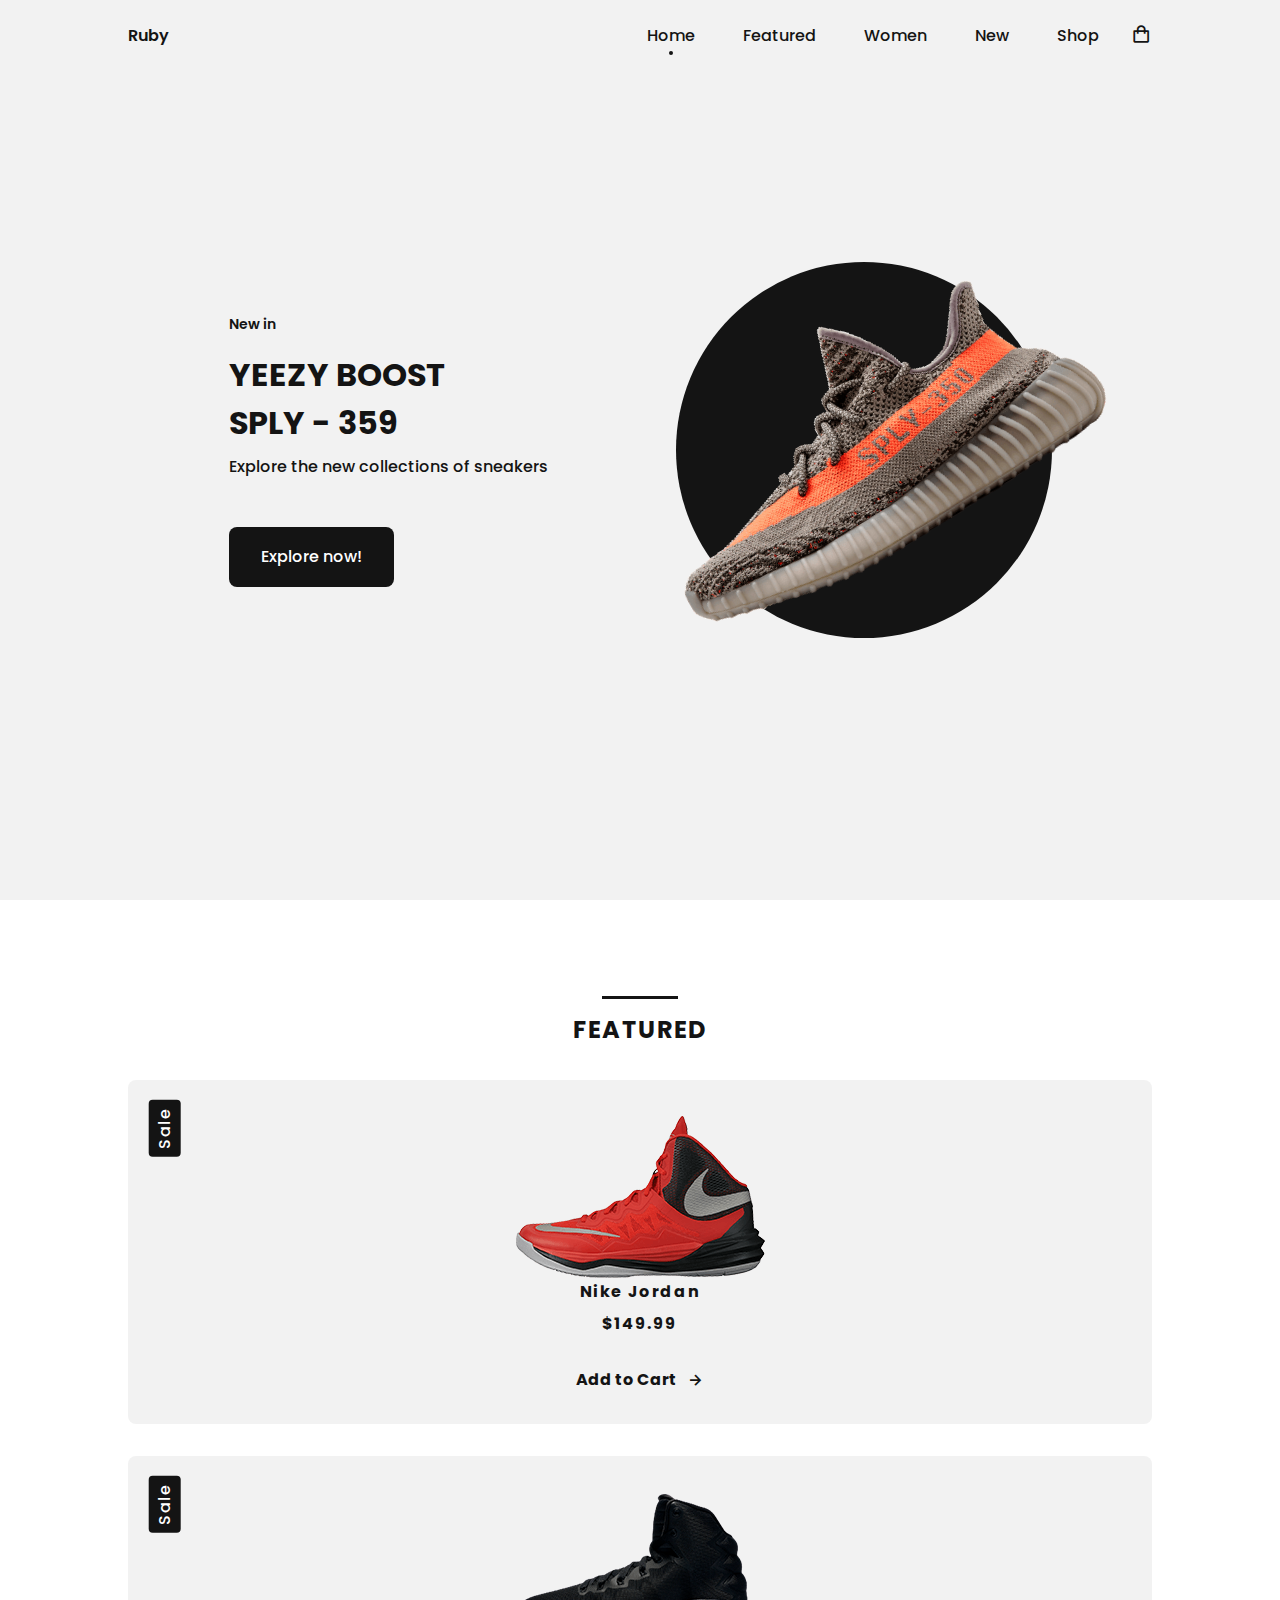
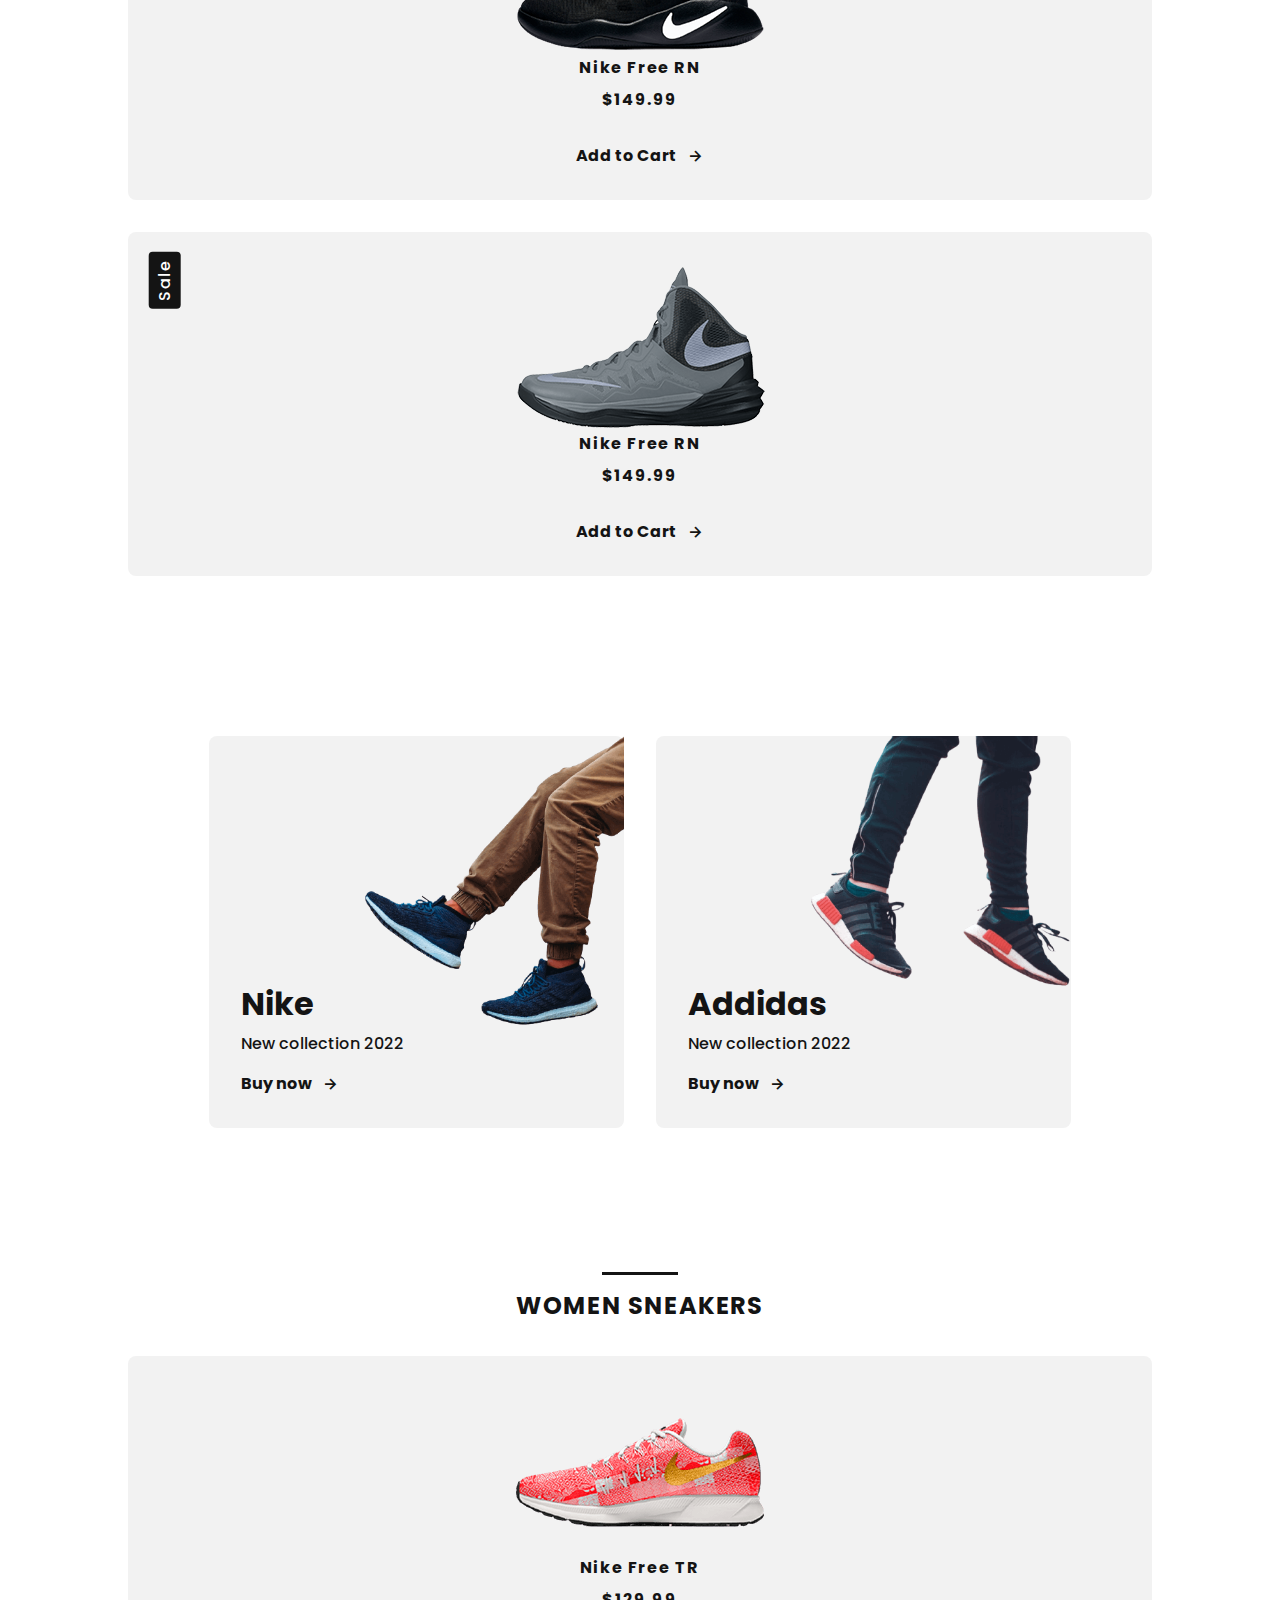
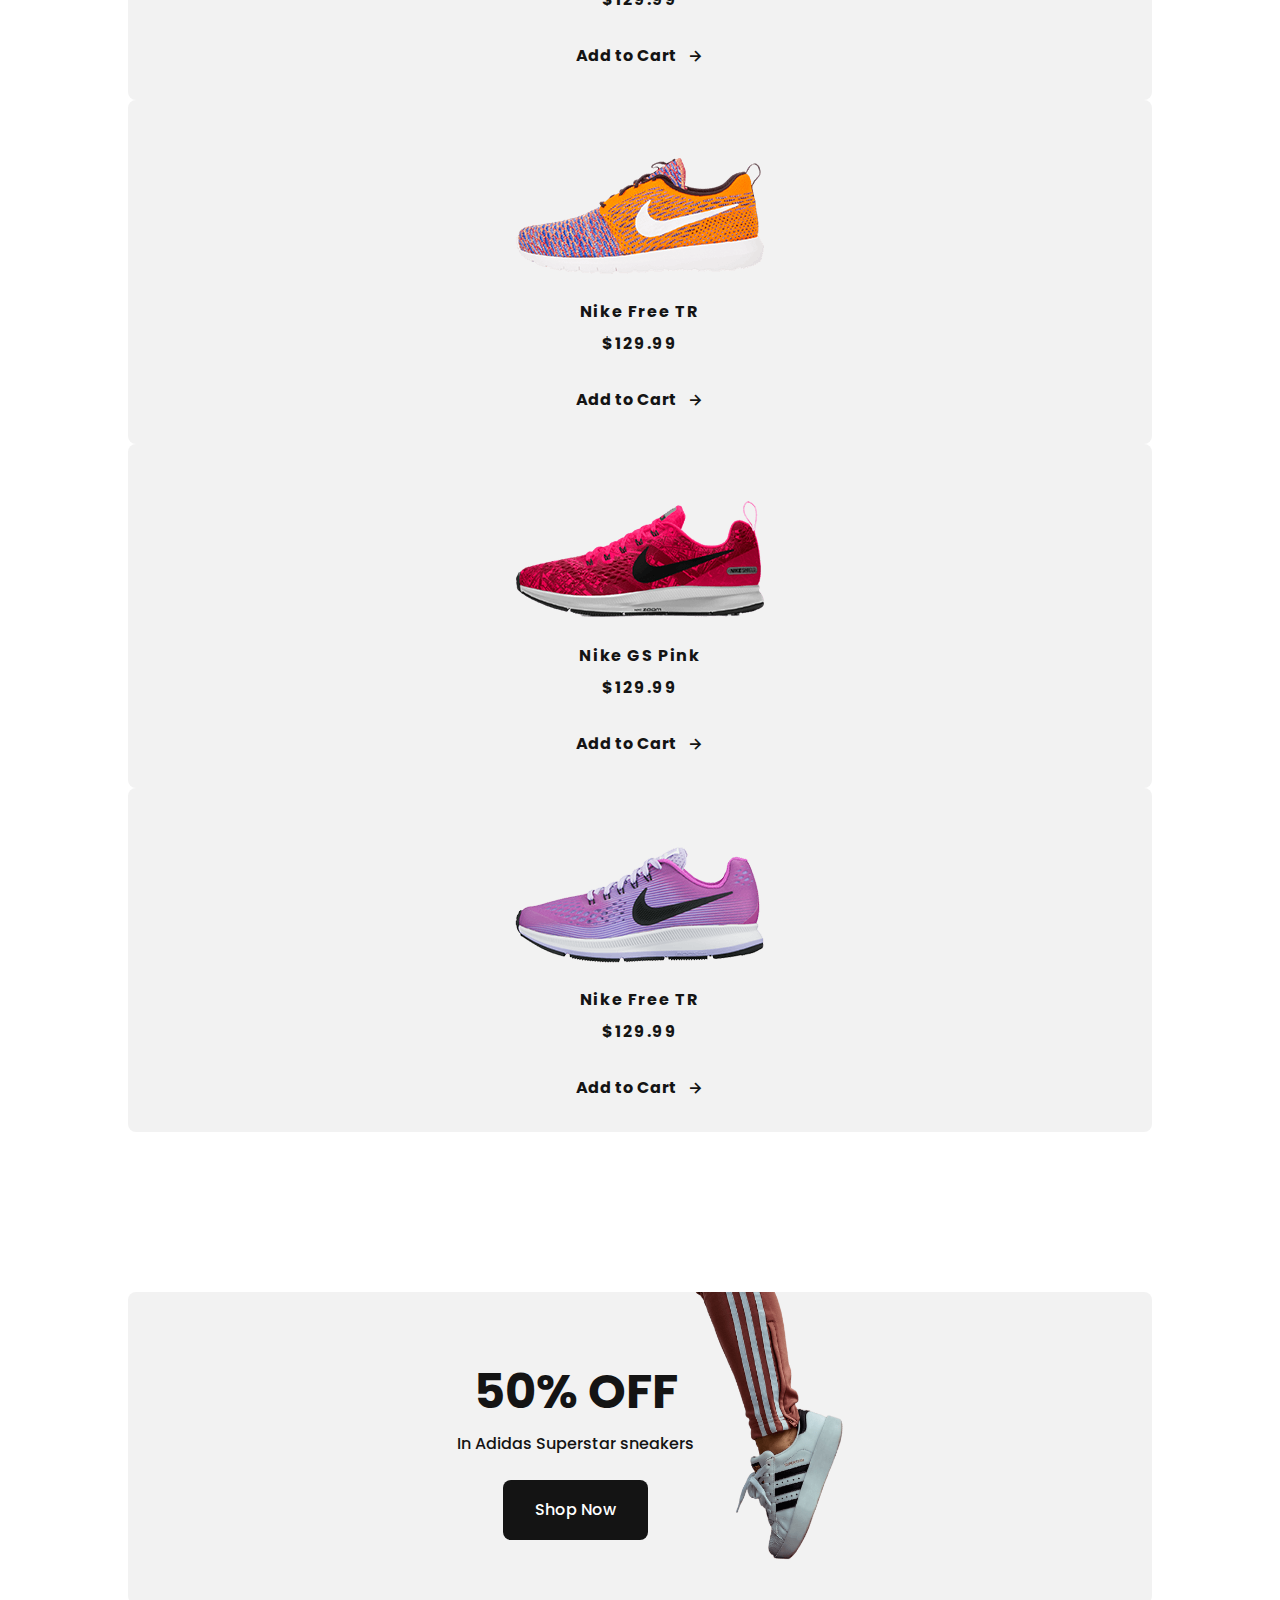
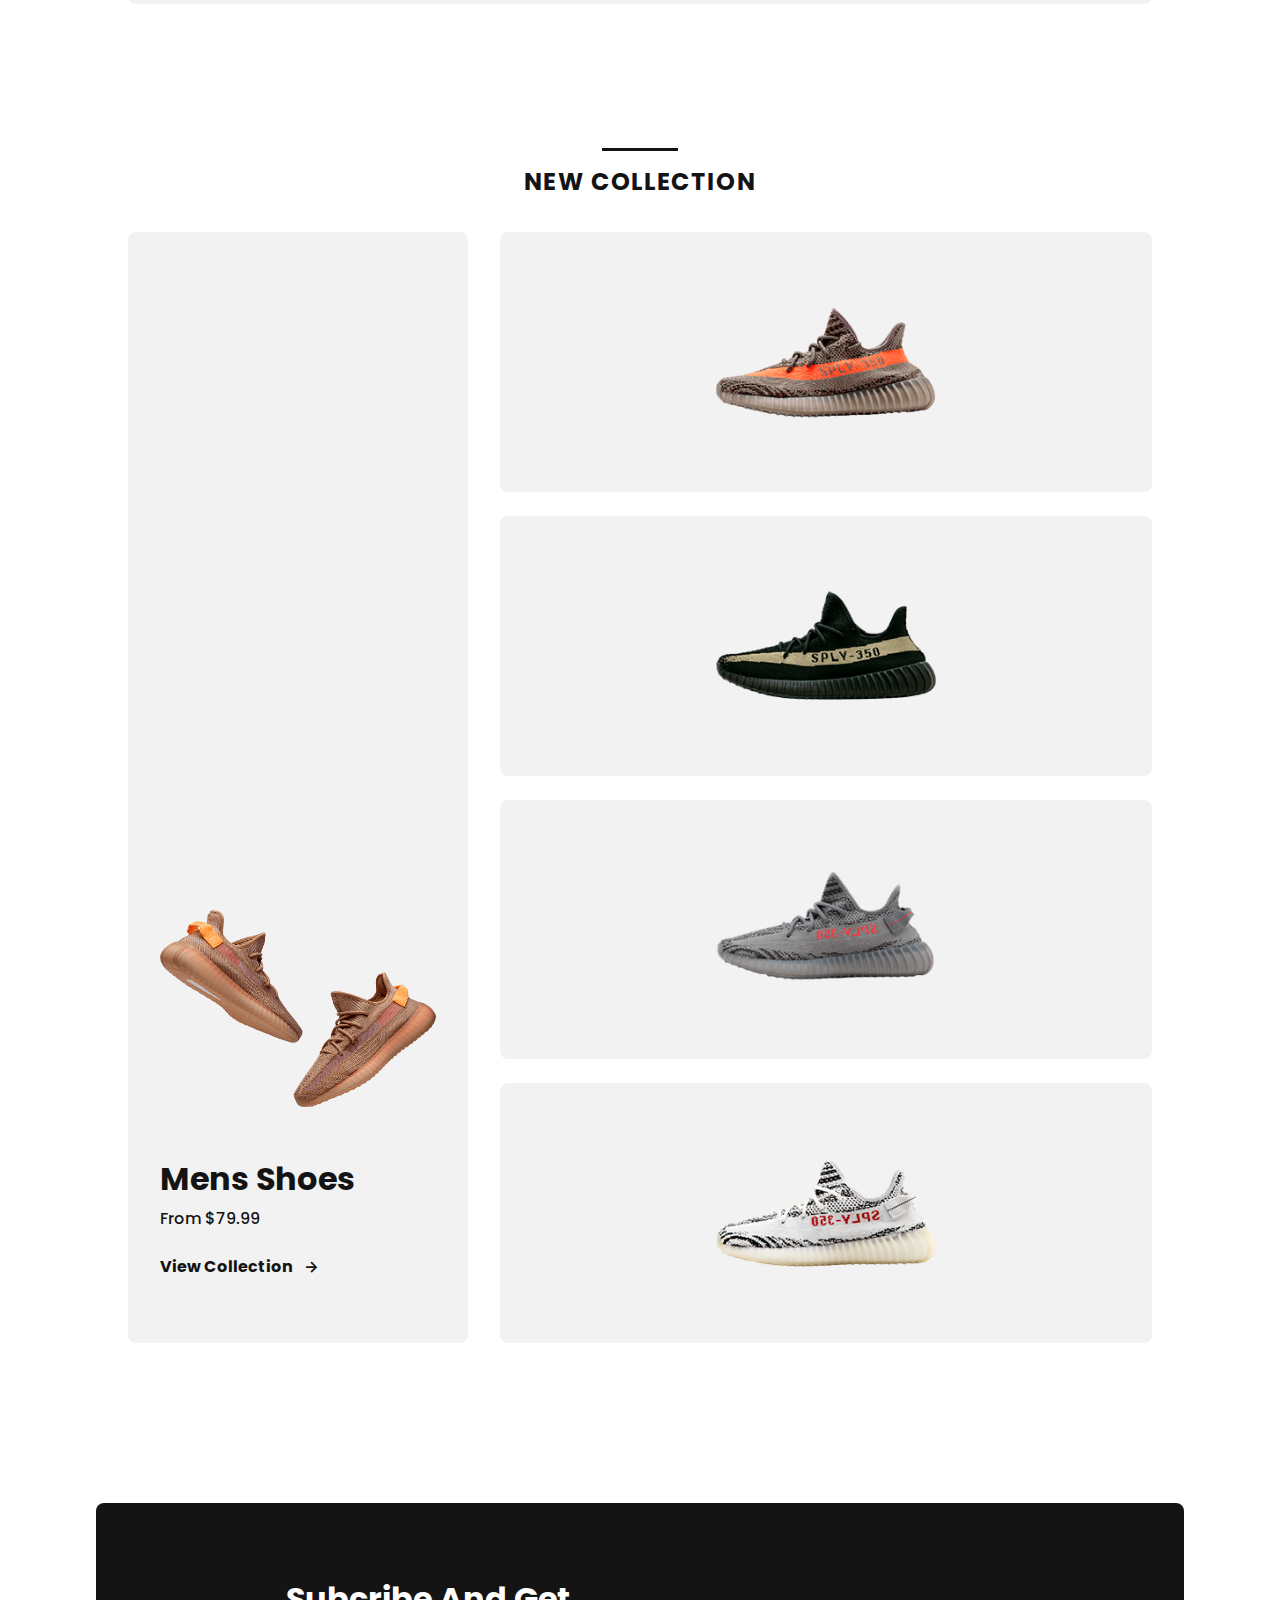
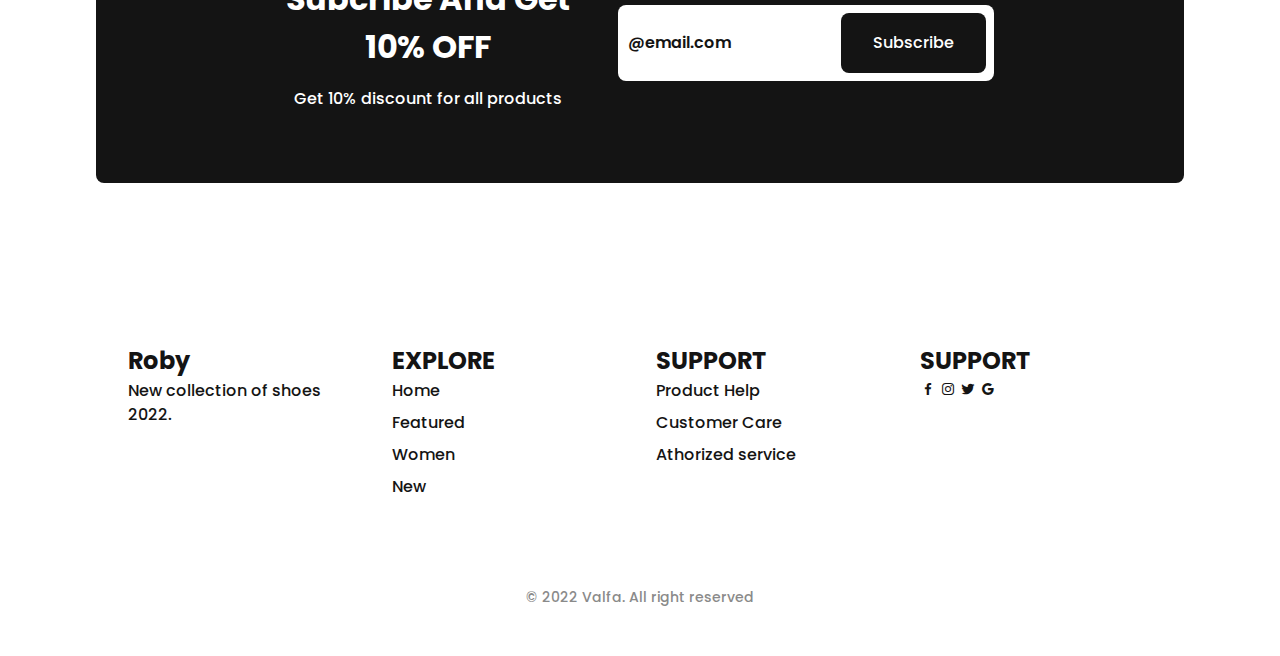
<file: index.html>
<!DOCTYPE html>
<html lang="en">

<head>
    <meta charset="UTF-8">
    <meta name="viewport" content="width=device-width, initial-scale=1.0">

    <!-- ===== CSS ===== -->
    <link rel="stylesheet" href="assets/css/styles.css">

    <!-- ===== BOX ICONS ===== -->
    <link href='https://unpkg.com/boxicons@2.1.2/css/boxicons.min.css' rel='stylesheet'>


    <title>Responsive Ecommerce Website Sneakers</title>

</head>

<body>

    <!--===== HEADER =====-->
    <header class="l-header" id="header">
        <nav class="nav bd-grid">
            <div class="nav__toggle" id="nav-toggle">
                <i class='bx bxs-grid'></i>
            </div>

            <a href="#" class="nav__logo">Ruby</a>

            <div class="nav__menu" id="nav-menu">
                <ul class="nav__list">
                    <li class="nav__item"><a href="#home" class="nav__link active">Home</a></li>
                    <li class="nav__item"><a href="#featured" class="nav__link">Featured</a></li>
                    <li class="nav__item"><a href="#women" class="nav__link">Women</a></li>
                    <li class="nav__item"><a href="#new" class="nav__link">New</a></li>
                    <li class="nav__item"><a href="./shop.html" class="nav__link">Shop</a></li>
                </ul>
            </div>

            <div class="nav__shop">
                <i class='bx bx-shopping-bag'></i>
            </div>
        </nav>
    </header>

    <main class="l-main">
        <!--===== HOME =====-->
        <section class="home" id="home">
            <div class="home__container bd-grid">
                <div class="home__sneaker">
                    <div class="home__shape">
                        <img src="assets/img/imghome.png" alt="imgimage" class="home__img">
                    </div>
                </div>

                <div class="home__data">
                    <span class="home__new">New in</span>
                    <h1 class="home__title">YEEZY BOOST <br> SPLY - 359</h1>
                    <p class="home__description">Explore the new collections of sneakers</p>
                    <a href="#" class="button">Explore now!</a>
                </div>
            </div>
        </section>

        <!--===== FEATURED =====-->

        <section class="featured section" id="featured">
            <h2 class="section-title">FEATURED</h2>
            <div class="featured__container bd-grid">
                <article class="sneaker">
                    <div class="sneaker__sale">Sale</div>
                    <img src="assets/img/featured1.png" alt="" class="sneaker__img">
                    <span class="sneaker__name">Nike Jordan</span>
                    <span class="sneaker__preci">$149.99</span>
                    <a href="" class="button-light">Add to Cart <i class='bx bx-right-arrow-alt button-icon'></i></a>
                </article>

                <article class="sneaker">
                    <div class="sneaker__sale">Sale</div>
                    <img src="assets/img/featured2.png" alt="" class="sneaker__img">
                    <span class="sneaker__name">Nike Free RN</span>
                    <span class="sneaker__preci">$149.99</span>
                    <a href="" class="button-light">Add to Cart <i class='bx bx-right-arrow-alt button-icon'></i></a>
                </article>

                <article class="sneaker">
                    <div class="sneaker__sale">Sale</div>
                    <img src="assets/img/featured3.png" alt="" class="sneaker__img">
                    <span class="sneaker__name">Nike Free RN</span>
                    <span class="sneaker__preci">$149.99</span>
                    <a href="" class="button-light">Add to Cart <i class='bx bx-right-arrow-alt button-icon'></i></a>
                </article>
            </div>
        </section>
        <!--===== COLLECTION =====-->
        <section class="collection section">
            <div class="collection__container bd-grid">
                <div class="collection__card">
                    <div class="collection__data">
                        <h3 class="collection__name">Nike</h3>
                        <p class="collection__description">New collection 2022</p>
                        <a href="#" class="button-light">Buy now <i class='bx bx-right-arrow-alt button-icon'></i></a>

                    </div>
                    <img src="assets/img/collection1.png" alt="" class="collection__img">
                </div>

                <div class="collection__card">
                    <div class="collection__data">
                        <h3 class="collection__name">Addidas</h3>
                        <p class="collection__description">New collection 2022</p>
                        <a href="#" class="button-light">Buy now <i class='bx bx-right-arrow-alt button-icon'></i></a>

                    </div>
                    <img src="assets/img/collection2.png" alt="" class="collection__img">
                </div>
            </div>
        </section>

        <!--===== WOMEN SNEAKERS =====-->

        <section class="women section" id="women">
            <h2 class="section-title">WOMEN SNEAKERS</h2>

            <div class="women__container bd-grid">
                <article class="sneaker">
                    <img src="assets/img/women1.png" alt="" class="sneaker__img">
                    <span class="sneaker__name">Nike Free TR</span>
                    <span class="sneaker__preci">$129.99</span>
                    <a href="" class="button-light">Add to Cart <i class='bx bx-right-arrow-alt button-icon'></i></a>
                </article>

                <article class="sneaker">
                    <img src="assets/img/women2.png" alt="" class="sneaker__img">
                    <span class="sneaker__name">Nike Free TR</span>
                    <span class="sneaker__preci">$129.99</span>
                    <a href="" class="button-light">Add to Cart <i class='bx bx-right-arrow-alt button-icon'></i></a>
                </article>

                <article class="sneaker">
                    <img src="assets/img/women3.png" alt="" class="sneaker__img">
                    <span class="sneaker__name">Nike GS Pink</span>
                    <span class="sneaker__preci">$129.99</span>
                    <a href="" class="button-light">Add to Cart <i class='bx bx-right-arrow-alt button-icon'></i></a>
                </article>

                <article class="sneaker">
                    <img src="assets/img/women4.png" alt="" class="sneaker__img">
                    <span class="sneaker__name">Nike Free TR</span>
                    <span class="sneaker__preci">$129.99</span>
                    <a href="" class="button-light">Add to Cart <i class='bx bx-right-arrow-alt button-icon'></i></a>
                </article>

            </div>
        </section>
        <!--===== OFFER =====-->

        <section class="offer section">
            <div class="offer__container bd-grid">
                <div class="offer__data">
                    <h3 class="offer__title">50% OFF</h3>
                    <p class="offer__description">In Adidas Superstar sneakers</p>
                    <a href="#" class="button">Shop Now</a>
                </div>

                <img src="assets/img/offert.png" alt="imgofert" class="offer__img">
            </div>
        </section>

        <!--===== NEW COLLECTION =====-->
        <section class="new section" id="new">
            <h2 class="section-title">NEW COLLECTION</h2>

            <div class="new__container bd-grid">
                <div class="new__mens">
                    <img src="assets/img/new1.png" alt="imagenew" class="new__mens-img">
                    <h3 class="new__title">Mens Shoes</h3>
                    <span class="new__preci">From $79.99</span>
                    <a href="#" class="button-light">View Collection <i
                            class='bx bx-right-arrow-alt button-icon'></i></a>
                </div>

                <div class="new__sneaker">
                    <div class="new__sneaker-card">
                        <img src="assets/img/new2.png" alt="" class="new__sneaker-img">
                        <div class="new__sneaker-overlay">
                            <a href="#" class="button">Add to Cart</a>
                        </div>
                    </div>

                    <div class="new__sneaker-card">
                        <img src="assets/img/new3.png" alt="" class="new__sneaker-img">
                        <div class="new__sneaker-overlay">
                            <a href="#" class="button">Add to Cart</a>
                        </div>
                    </div>

                    <div class="new__sneaker-card">
                        <img src="assets/img/new4.png" alt="" class="new__sneaker-img">
                        <div class="new__sneaker-overlay">
                            <a href="#" class="button">Add to Cart</a>
                        </div>
                    </div>

                    <div class="new__sneaker-card">
                        <img src="assets/img/new5.png" alt="" class="new__sneaker-img">
                        <div class="new__sneaker-overlay">
                            <a href="#" class="button">Add to Cart</a>
                        </div>
                    </div>
                </div>
            </div>
        </section>

        <!--===== NEWSLETTER =====-->
        <section class="newsletter section">
            <div class="newsletter__container bd-grid">
                <div>
                    <h3 class="newsletter__title">Subcribe And Get <br> 10% OFF</h3>
                    <p class="newsletter__description">Get 10% discount for all products</p>
                </div>

                <form action="" class="newsletter__subscribe">
                    <input type="text" placeholder="@email.com" class="newsletter__input">
                    <a href="#" class="button">Subscribe</a>
                </form>
            </div>
        </section>
    </main>

    <!--===== FOOTER =====-->
    <footer class="footer section">
        <div class="footer__container bd-grid">
            <div class="footer__box">
                <h3 class="footer__title">Roby</h3>
                <p class="footer__description">New collection of shoes 2022.</p>
            </div>

            <div class="footer__box">
                <h3 class="footer__title">EXPLORE</h3>
                <ul>
                    <li><a href="#home" class="footer__link">Home</a></li>
                    <li><a href="#featured" class="footer__link">Featured</a></li>
                    <li><a href="#women" class="footer__link">Women</a></li>
                    <li><a href="#new" class="footer__link">New</a></li>
                </ul>
            </div>

            <div class="footer__box">
                <h3 class="footer__title">SUPPORT</h3>
                <ul>
                    <li><a href="#" class="footer__link">Product Help</a></li>
                    <li><a href="#" class="footer__link">Customer Care</a></li>
                    <li><a href="#" class="footer__link">Athorized service</a></li>

                </ul>
            </div>

            <div class="footer__box">
                <h3 class="footer__title">SUPPORT</h3>
                <a href="#" class="footer__social"><i class='bx bxl-facebook'></i></a>
                <a href="#" class="footer__social"><i class='bx bxl-instagram'></i></a>
                <a href="#" class="footer__social"><i class='bx bxl-twitter'></i></a>
                <a href="#" class="footer__social"><i class='bx bxl-google'></i></a>
            </div>
        </div>
        <p class="footer__copy">&#169; 2022 Valfa. All right reserved</p>
    </footer>

    <!--===== MAIN JS =====-->
    <script src="assets/js/stock.js"></script>
    <script src="assets/js/modal.js"></script>
    <script src="assets/js/main.js"></script>
</body>

</html>
</file>
<file: assets/css/styles.css>
/*===== GOOGLE FONTS =====*/
@import url("https://fonts.googleapis.com/css2?family=Poppins:wght@400;500;600;700&display=swap");

/*===== VARIABLES CSS =====*/
:root {

  --header-height: 3rem;

  /*===== Font weight =====*/
  --font-medium: 500;
  --font-semi-bold: 600;
  --font-bold: 700;

  /*===== Colores =====*/
  --dark-color: #141414;
  --dark-color-light: #8A8A8A;
  --dark-color-lighten: #F2F2F2;
  --white-color: #fff;

  /*===== Font and typography =====*/
  --body-font: "Poppins", sans-serif;
  --big-font-size: 1.25rem;
  --bigger-font-size: 1.5rem;
  --biggest-font-size: 2rem;
  --h2-font-size: 1.25rem;
  --normal-font-size: .938rem;
  --smaller-font-size: .813rem;


  /*===== Margenes =====*/
  --mb-1: .5rem;
  --mb-2: 1rem;
  --mb-3: 1.5rem;
  --mb-4: 2rem;
  --mb-5: 2.5rem;
  --mb-6: 3rem;

  /*===== z index =====*/
  --z-fixed: 100;

  /*===== Rotate img =====*/
  --rotate-img: rotate(-30deg);
}

@media screen and (min-width: 768px) {

  :root {
    --big-font-size: 1.5rem;
    --bigger-font-size: 2rem;
    --biggest-font-size: 3rem;
    --h2-font-size: 1rem;
    --normal-font-size: 1rem;
    --smaller-font-size: .875rem;

  }
}

/*===== BASE =====*/
*,
::befote,
::after {
  box-sizing: border-box;
}

html {
  scroll-behavior: smooth;
}

body {
  margin: var(--header-height) 0 0 0;
  font-family: var(--body-font);
  font-size: var(--normal-font-size);
  font-weight: var(--font-medium);
  color: var(--dark-color);
  line-height: 1.5;
}

h1,
h2,
h3,
p,
ul {
  margin: 0;

}

ul {
  padding: 0;
  list-style: none;
}

a {
  text-decoration: none;
  color: var(--dark-color);
}

img {
  max-width: 100%;
  height: auto;
  display: block;
}

/*===== MODAL CARRITO ===== */



#boton-carrito {
  border: none;
  color: #141414;
  font-size: 30px;
  background-color: #F2F2F2;
  border-radius: 50%;
  padding: 10px 20px;
  transition: all .3s;
}

#boton-carrito:hover {
  cursor: pointer;
  color: #F2F2F2;
  background-color: #141414;
}

#boton-carrito:focus {
  outline: none;
}



.producto {
  max-width: 20%;
  padding: 10px;
  margin: 10px;
  margin-bottom: 20px;
  box-shadow: 2px 6px 3px 3px rgba(0, 0, 0, 0.3);
}

.precioProducto {
  font-weight: 700;
}

.boton-comprar {
  background-color: #2fa704;
  color: #141414;
  font-size: 18px;
  font-weight: 700;
  padding: 5px;
  border: none;
  margin-left: 10em;
}

.boton-agregar {
  background-color: #f33737;
  color: #141414;
  font-size: 18px;
  font-weight: 700;
  padding: 5px;
  border: none;
  margin-left: 5em;
}

.boton-agregar:hover {
  cursor: pointer;
}

.boton-agregar:focus {
  outline: none;
}

.modal-contenedor {
  position: fixed;
  top: 0;
  width: 100%;
  height: 100vh;
  background-color: rgba(0, 0, 0, 0.3);
  display: flex;
  justify-content: center;
  align-items: center;
  transition: all .5s;
  opacity: 0;
  visibility: hidden;
}

.modal-active {
  opacity: 1;
  visibility: visible;
}

.modal-carrito {
  position: relative;
  background-color: white;
  min-width: 500px;
  padding: 20px;
  margin-top: -100%;
  transition: all .5s;
}

.modal-active .modal-carrito {
  margin-top: 0;
}

.modal-carrito h3 {
  color: rgb(0, 0, 0);
  padding-bottom: 5px;
}

.modal-carrito #carritoCerrar {
  position: absolute;
  top: 15px;
  right: 15px;
  font-size: 20px;
  color: #141414;
  border: none;
  background-color: white;
}

.modal-carrito #carritoCerrar:hover {
  cursor: pointer;
}

.modal-carrito #carritoCerrar:focus {
  outline: none;
}

.modal-carrito .precioProducto {
  padding-top: 10px;

}

.productoEnCarrito {
  border-left: 5px solid #F2F2F2;
  border-bottom-left-radius: 3px;
  border-top-left-radius: 3px;
  margin: 5px 0;
  padding: 5px 10px;
  display: flex;
  justify-content: space-between;
}

.productoEnCarrito:hover {
  border-left: 5px solid #141414;
}

.boton-eliminar {
  background-color: white;
  color: red;
  border: none;
  font-size: 20px;
}

.boton-eliminar:hover {
  cursor: pointer;
}

.boton-eliminar:focus {
  outline: none;
}



/*===== CLASS CSS ===== */
.section {
  padding: 5rem 0 2rem;
}

.section-title {
  position: relative;
  font-size: var(--big-font-size);
  margin-bottom: var(--mb-4);
  text-align: center;
  letter-spacing: .1rem;
}

.section-title::after {
  content: '';
  position: absolute;
  width: 56px;
  height: .18rem;
  top: -1rem;
  left: 0;
  right: 0;
  margin: auto;
  background-color: var(--dark-color);
}

/*===== LAYOUT =====*/
.bd-grid {
  max-width: 1024px;
  display: grid;
  grid-template-columns: 100%;
  column-gap: 2rem;
  width: calc(100% - 2rem);
  margin-left: var(--mb-2);
  margin-right: var(--mb-2);
}

.l-header {
  width: 100%;
  position: fixed;
  top: 0;
  left: 0;
  z-index: var(--z-fixed);
  background-color: var(--dark-color-lighten);

}

/*===== NAV =====*/

.nav {
  height: var(--header-height);
  display: flex;
  justify-content: space-between;
  align-items: center;
}

@media screen and (max-width: 768px) {

  .nav__menu {
    position: fixed;
    top: var(--header-height);
    left: -100%;
    width: 70%;
    height: 100vh;
    padding: 2rem;
    background-color: var(--white-color);
    transition: .5s;
  }
}

.nav__item {
  margin-bottom: var(--mb-4);
}

.nav__logo {
  font-weight: var(--font-semi-bold);
}

.nav__toggle,
.nav__shop {
  font-size: 1.3rem;
  cursor: pointer;
}

/*Show menu*/
.show {
  left: 0;

}

/*Active link*/

.active {
  position: relative;
}

.active::before {
  content: '';
  position: absolute;
  bottom: -.5rem;
  left: 45%;
  width: 4px;
  height: 4px;
  background-color: var(--dark-color);
  border-radius: 50%;
}

/*Change color header*/

.scroll-header {
  background-color: var(--white-color);
  box-shadow: 0 2px 4px rgba(0, 0, 0, .1);
}

/*===== HOME =====*/

.home {
  background-color: var(--dark-color-lighten);
  overflow: hidden;
}

.home__container {
  height: calc(100vh - var(--header-height));
}

.home__sneaker {
  position: relative;
  display: flex;
  justify-content: center;
  align-self: center;
}

.home__shape {
  width: 220px;
  height: 220px;
  background-color: var(--dark-color);
  border-radius: 50%;

}

.home__img {
  position: absolute;
  top: 1.5rem;
  max-width: initial;
  width: 260px;
  transform: var(--rotate-img);
}

.home__new {
  display: block;
  font-size: var(--smaller-font-size);
  font-weight: var(--font-semi-bold);
  margin-bottom: var(--mb-2);
}

.home__title {
  font-size: var(--bigger-font-size);
  margin-bottom: var(--mb-1);
}

.home__description {
  margin-bottom: var(--mb-6);
}

/*BUTTONS*/
.button {
  display: inline-block;
  background-color: var(--dark-color);
  color: var(--white-color);
  padding: 1.125rem 2rem;
  font-weight: var(--font-medium);
  border-radius: .5rem;
  transition: .3s;
}

.button:hover {
  transform: translateY(-.25rem);
}

.button-light {
  display: inline-flex;
  color: var(--dark-color);
  font-weight: var(--font-bold);
  align-items: center;
}

.button-icon {
  font-size: 1.25rem;
  margin-left: var(--mb-1);
  transition: .3s;
}

.button-light:hover .button-icon {
  transform: translateX(.25rem);

}

/*===== FEATURED =====*/

.featured__container {
  row-gap: 2rem;
  grid-template-columns: repeat(auto-fit, miinmax(220px, 1fr));
}

.sneaker {
  position: relative;
  display: flex;
  flex-direction: column;
  align-items: center;
  padding: 2rem;
  background-color: var(--dark-color-lighten);
  border-radius: .5rem;
  transition: .3s;
}

.sneaker__sale {
  position: absolute;
  left: .5rem;
  background-color: var(--dark-color);
  color: var(--white-color);
  padding: .25rem .5rem;
  border-radius: .25rem;
  font-size: var(--h2-font-size);
  transform: rotate(-90deg);
  letter-spacing: .1rem;
}

.sneaker__name,
.sneaker__preci {
  font-size: var(--h2-font-size);
  letter-spacing: .1rem;
  font-weight: var(--font-bold);
}

.sneaker__name {
  margin-bottom: var(--mb-1);
}

.sneaker__preci {
  margin-bottom: var(--mb-4);
}

.sneaker:hover {
  transform: translateY(-.5rem);
}

.sneaker__pages {
  margin-top: var(--mb-6);
}

.sneaker__pag {
  padding: .5rem 1rem;
  border: 1px solid var(--dark-color);
}

.sneaker__pag:hover {
  background-color: var(--dark-color);
  color: var(--white-color);
}

/*===== COLLECTION =====*/
.collection__container {
  row-gap: 2rem;
  justify-content: center;

}

.collection__card {
  position: relative;
  display: flex;
  height: 328px;
  background-color: var(--dark-color-lighten);
  padding: 2rem;
  border-radius: .5rem;
  transition: .3s;
}

.collection__data {
  align-self: flex-end;
}

.collection__img {
  position: absolute;
  top: 0;
  right: 0;
  width: 230px;
}


.collection__name {
  font-size: var(--bigger-font-size);
  margin-bottom: .25rem;
}

.collection__description {
  margin-bottom: var(--mb-2);
}

.collection__card:hover {
  transform: translateY(-.5rem);
}

/*===== WOMEN SNEAKERS =====*/

.woman__container {
  row-gap: 2rem;
  grid-template-columns: repeat(auto-fit, minmax(220px, 1fr));
}

/*===== OFFER =====*/

.offer__container {
  grid-template-columns: 55% 45%;
  column-gap: 0;
  background-color: var(--dark-color-lighten);
  border-radius: .5rem;
  justify-content: center;
}

.offer__data {
  padding: 4rem 0 4rem 1.5rem;
}

.offer__title {
  font-size: var(--biggest-font-size);
  margin-bottom: .25rem;
}

.offer__description {
  margin-bottom: var(--mb-3);
}

.offer__img {
  width: 153px;
}

/*===== NEW COLLECTION  =====*/

.new__container {
  row-gap: 2rem;
}

.new__mens {
  display: flex;
  flex-direction: column;
  justify-content: center;
  background-color: var(--dark-color-lighten);
  border-radius: .5rem;
  padding: 2rem;
}

.new__mens-img {
  width: 276px;
  margin-bottom: var(--mb-3);
}

.new__title {
  font-size: var(--bigger-font-size);
  margin-bottom: .25rem;
}

.new__preci {
  display: block;
  margin-bottom: var(--mb-3);
}

.new__sneaker {
  display: grid;
  gap: 1.5rem;
  grid-template-columns: repeat(auto-fit, mixmax(220px, 1fr));
}

.new__sneaker-card {
  position: relative;
  padding: 3.5rem 1.5rem;
  background-color: var(--dark-color-lighten);
  border-radius: .5rem;
  overflow: hidden;
  display: flex;
  justify-content: center;
}


.new__sneaker-img {
  width: 220px;
}

.new__sneaker-overlay {
  position: absolute;
  left: 0;
  bottom: -100%;
  width: 100%;
  height: 100%;
  display: flex;
  justify-content: center;
  align-items: center;
  background-color: rgba(138, 138, 138, .3);
  transition: .3s;
}

.new__sneaker-card:hover .new__sneaker-overlay {
  bottom: 0;
}

/*===== NEWSLETTER =====*/

.newsletter__container {
  background-color: var(--dark-color);
  color: var(--white-color);
  padding: 2rem .5rem;
  border-radius: .5rem;
  text-align: center;
}

.newsletter__title {
  font-size: var(--bigger-font-size);
  margin-bottom: var(--mb-2);
}

.newsletter__description {
  margin-bottom: var(--mb-5);
}

.newsletter__subscribe {
  display: flex;
  column-gap: .5rem;
  background-color: var(--white-color);
  padding: .5rem;
  border-radius: .5rem;
}

.newsletter__input {
  outline: none;
  border: none;
  width: 90%;
  font-size: var(--normal-font-size);
}

.newsletter__input::placeholder {
  color: var(--dark-color);
  font-family: var(--body-font);
  font-size: var(--normal-font-size);
  font-weight: var(--font-semi-bold);
}

/*===== FOOTER =====*/

.footer__container {
  grid-template-columns: repeat(auto-fit, minmax(220px, 1fr));
}

.footer__box {
  margin-bottom: var(--mb-4);
}

.footer__title {
  font-size: var(--big-font-size);
}

.footer__link {
  display: block;
  width: max-content;
  margin-bottom: var(--mb-1);
}

.footer_socials {
  font-size: 1.5rem;
  margin-right: 1.25rem;
}

.footer__copy {
  padding-top: 3rem;
  font-size: var(--smaller-font-size);
  color: var(--dark-color-light);
  text-align: center;
}

/* ===== MEDIA QUERIES=====*/
@media screen and (min-width: 576px) {

  .collection__container {
    grid-template-columns: 415px;
  }

  .collection__img {
    width: 260px;
  }

  .offer__container {
    grid-template-columns: max-content max-content;
  }

  .offer__data {
    text-align: center;
  }

  .new__mens {
    align-items: center;
  }
}

@media screen and (min-width: 768px) {
  body {
    margin: 0;
  }

  .section {
    padding: 7rem 0 3rem;
  }

  .section-title::after {
    width: 76px;
  }

  .nav {
    height: calc(var(--header-height) + 1.5rem);
  }

  .nav__menu {
    margin-left: auto;
  }

  .nav__list {
    display: flex;
  }

  .nav__item {
    margin-left: var(--mb-6);
    margin-bottom: 0;
  }

  .nav__toggle {
    display: none;
  }

  .home__container {
    height: 100vh;
    grid-template-columns: max-content max-content;
    justify-content: center;
    align-items: center;
  }

  .home__sneaker {
    order: 1;
  }

  .home__shape {
    width: 376px;
    height: 376px;
  }

  .home__img {
    width: 470px;
    top: 3.5rem;
    right: 0;
    left: -3rem;
  }


  .newsletter__container {
    grid-template-columns: max-content max-content;
    justify-content: center;
    align-items: center;
    padding: 4.5rem 2rem;
    column-gap: 3rem;
  }

  .newsletter__description {
    margin-bottom: 0;
  }

  .newsletter__subscribe {
    width: 360px;
    height: max-content;
  }
}

@media screen and (min-width: 1024px) {
  .bd-grid {
    margin-left: auto;
    margin-right: auto;
  }

  .home__container {
    column-gap: 8rem;
  }

  .collection__container {
    grid-template-columns: repeat(2, 415px);
  }

  .new__container {
    grid-template-columns: max-content 1fr;
  }

  .new__mens {
    align-items: initial;
    justify-content: flex-end;
    padding: 4rem 2rem;
  }

  .new__mens-img {
    margin-bottom: var(--mb-6);
  }
}
</file>
